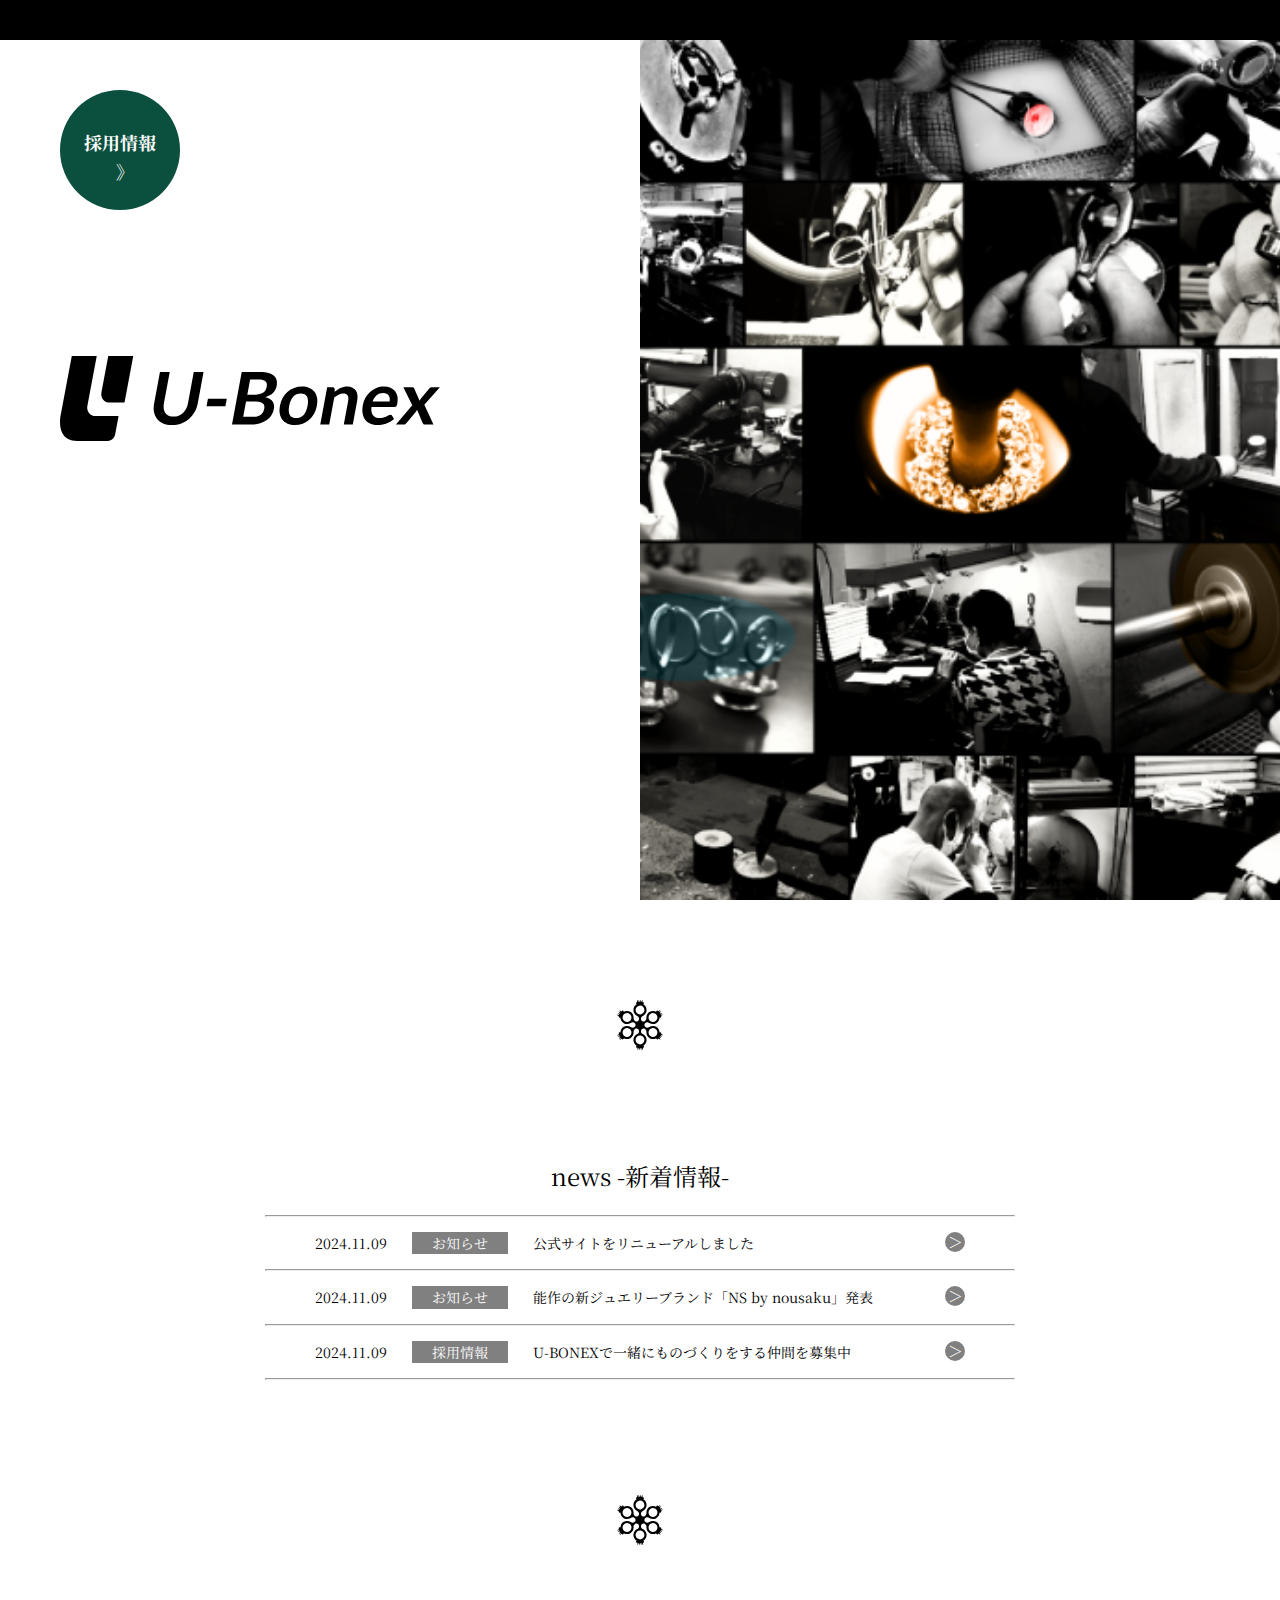
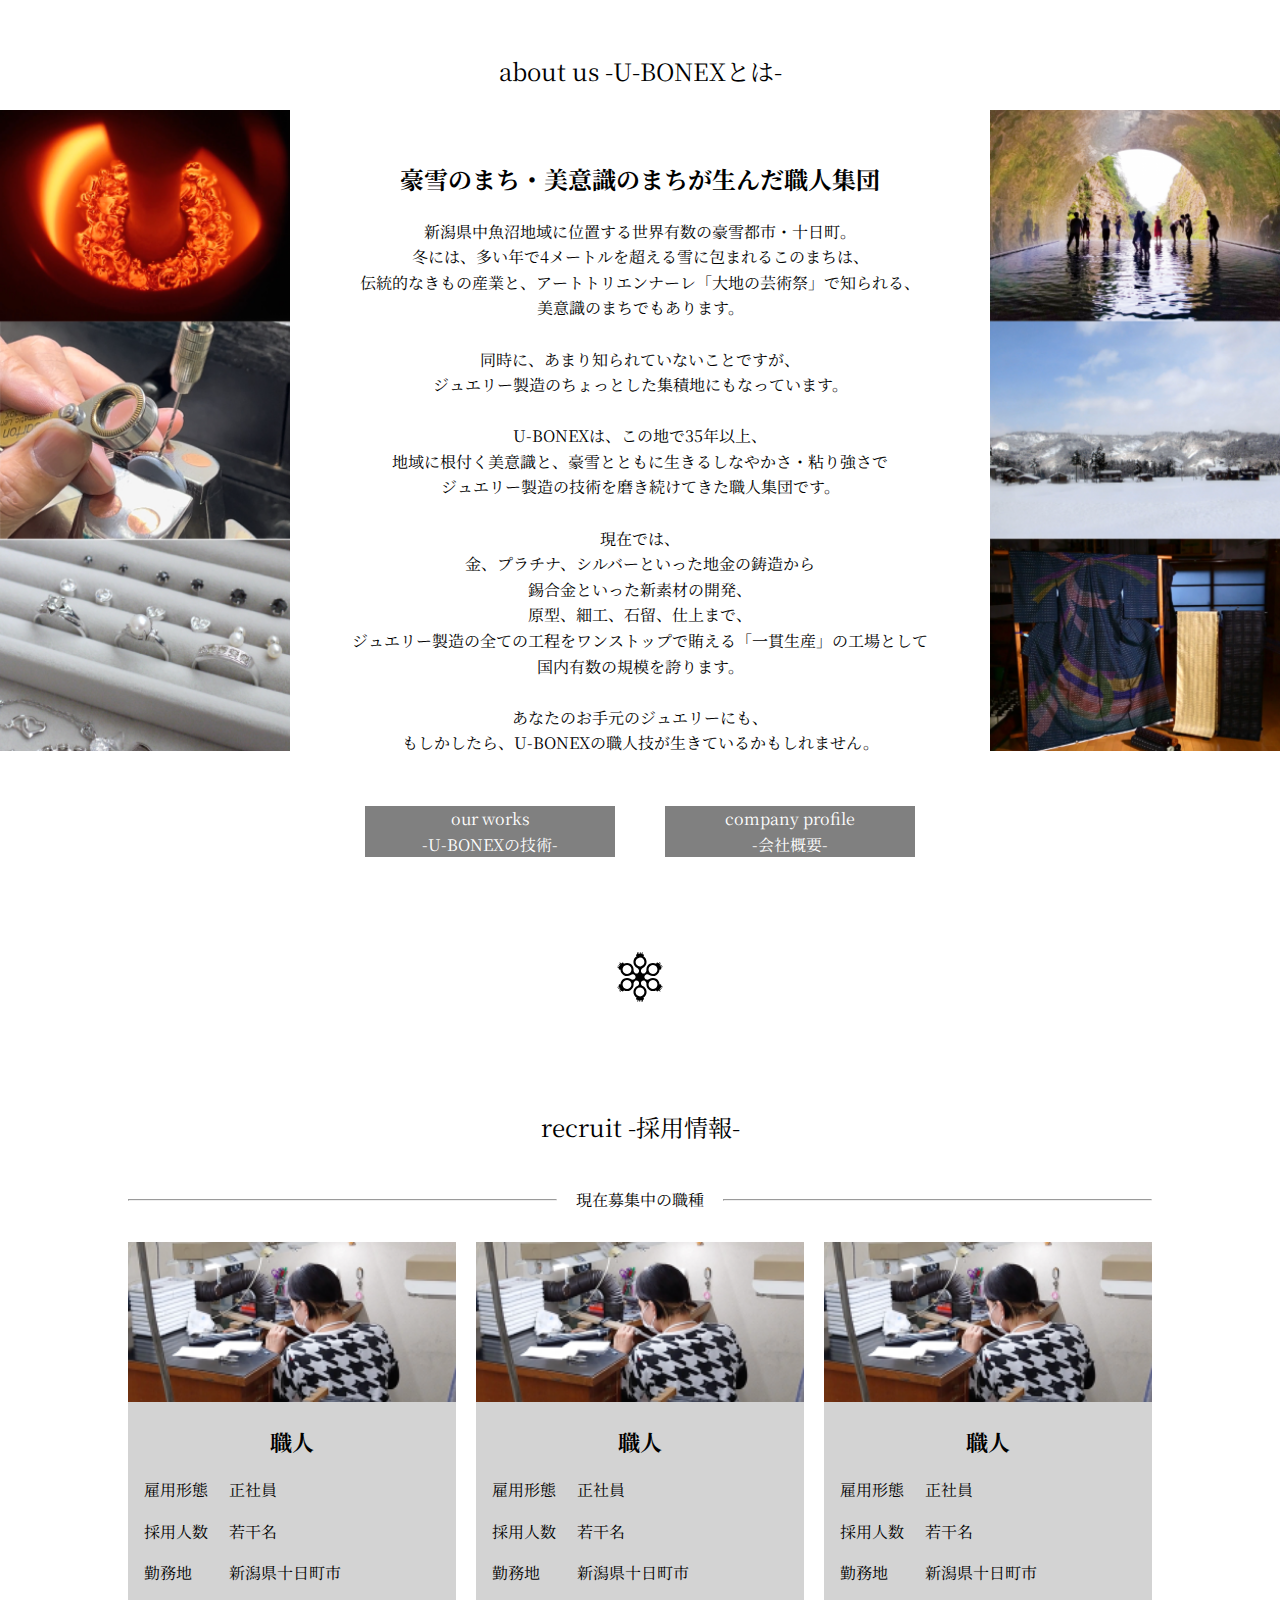
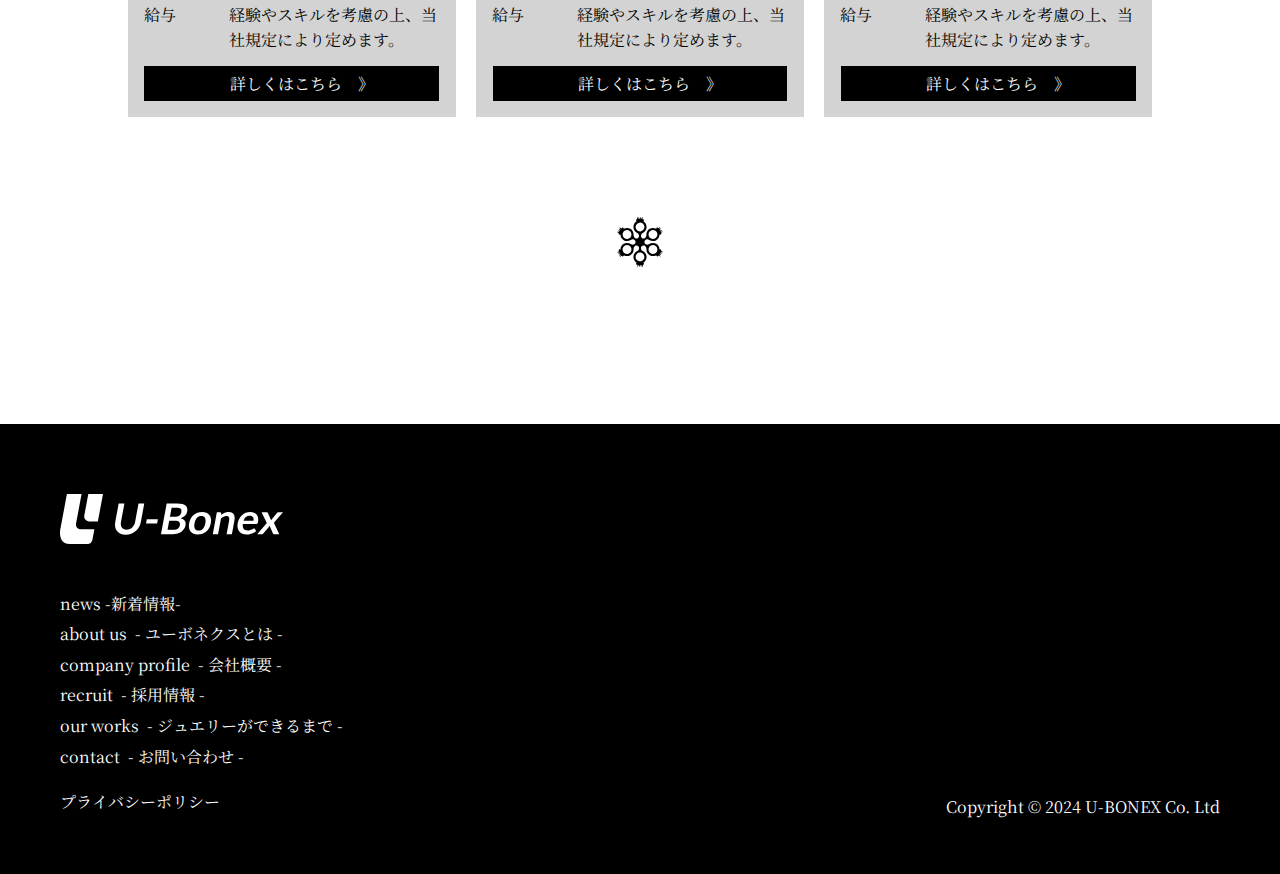
<file: index.html>
<!DOCTYPE html>
<html lang="ja">
<head>
  <meta charset="UTF-8">
  <meta name="viewport" content="width=device-width, initial-scale=1.0">
  <title>株式会社ユーボネクス</title>
  <link rel="stylesheet" href="style.css">
  <link rel="preconnect" href="https://fonts.googleapis.com">
  <link rel="preconnect" href="https://fonts.gstatic.com" crossorigin>
  <link href="https://fonts.googleapis.com/css2?family=Hina+Mincho&family=New+Tegomin&family=Noto+Serif+JP:wght@200..900&family=RocknRoll+One&family=Zen+Antique&display=swap" rel="stylesheet">
  <link href="https://fonts.googleapis.com/css2?family=Hina+Mincho&family=New+Tegomin&family=Noto+Sans+JP:wght@100..900&family=Noto+Serif+JP:wght@200..900&family=RocknRoll+One&family=Zen+Antique&display=swap" rel="stylesheet">
</head>
<body>

  <!-- ヘッダー -->
  <header class="header_top">
  </header>
  
  <!-- ファーストビュー -->
  <section class="first-view">
    <div class="left">
        <a href="#recruit-section">
            <div class="icon-circle">採用情報<br>&nbsp;&nbsp;》</div>
        </a>
        <!-- PC用 961px以上で表示されるロゴ -->
      <img class="logo" src="images/241102_oldlogo.svg" alt="株式会社ユーボネクス">
      <!-- タブレット・スマホ用 960px以下で表示されるロゴ -->
      <img class="logo_white" src="images/241102_oldlogo_white.svg" alt="株式会社ユーボネクス">
      <ul class="menu">
        <li><div class="companyname1">ジュエリー職人集団</div><div class="companyname2">株式会社ユーボネクス</div><div class="companyname3">新潟・十日町</div></li>
        <li><a href="#news">news&nbsp;&nbsp;-&nbsp;新着情報&nbsp;-</a></li>
        <li><a href="#us-section">about us&nbsp;&nbsp;-&nbsp;ユーボネクスとは&nbsp;-</a></li>
        <li><a href="about.html">company profile&nbsp;&nbsp;-&nbsp;会社概要&nbsp;-</a></li>
        <li><a href="#recruit-section">recruit&nbsp;&nbsp;-&nbsp;採用情報&nbsp;-</a></li>
        <li><a href="works.html">our works&nbsp;&nbsp;-&nbsp;ジュエリーができるまで&nbsp;-</a></li>
        <li><a href="">contact -&nbsp;お問い合わせ&nbsp;-</a></li>
      </ul>
    </div>
    <div class="right">
        <img class="firstviewimage" src="images/firstviewimage.png" alt="u-bonex's images">
    </div>
  </section>
  
  <!-- セクションの間にあるロゴシンボル -->
  <img class="section-symbol" src="images/241028_newlogo_symbol.svg" alt="u-bonex_logosymbol">
  
  <!-- Newsセクション -->
  <section id="news">
    <div class="section-title">news -新着情報-</div>
    <hr class="news-hr">
    <div class="news-item">
        <a href="">
            <div class="news-item-area">
                <span class="news-date">2024.11.09</span>
                <span class="news-type">お知らせ</span>
                <span class="news-title">公式サイトをリニューアルしました</span>
                <span class="news-arrow">＞</span>
            </div>
        </a>
    </div>
    <hr class="news-hr">
    <div class="news-item">
        <a href="">
            <div class="news-item-area">
                <span class="news-date">2024.11.09</span>
                <span class="news-type">お知らせ</span>
                <span class="news-title">能作の新ジュエリーブランド「NS by nousaku」発表</span>
                <span class="news-arrow">＞</span>
            </div>
        </a>
    </div>
    <hr class="news-hr">
    <div class="news-item">
        <a href="">
            <div class="news-item-area">
                <span class="news-date">2024.11.09</span>
                <span class="news-type">採用情報</span>
                <span class="news-title">U-BONEXで一緒にものづくりをする仲間を募集中</span>
                <span class="news-arrow">＞</span>
            </div>
        </a>
    </div>
    <hr class="news-hr">
  </section>

  <!-- セクションの間にあるロゴシンボル -->
  <img class="section-symbol" src="images/241028_newlogo_symbol.svg" alt="u-bonex_logosymbol">
  
  <!-- Usセクション -->
  <section id="us-section" class="us-section">
    <div class="section-title">about us -U-BONEXとは-</div>
    <img class="side-image1" style="left: 0;" src="images/us_left.png" alt="u-bonex_us_leftimage">
    <div class="us-content">
      <h2>豪雪のまち・美意識のまちが生んだ職人集団</h2>
      <p>新潟県中魚沼地域に位置する世界有数の豪雪都市・十日町。<br>
      冬には、多い年で4メートルを超える雪に包まれるこのまちは、<br>
      伝統的なきもの産業と、アートトリエンナーレ「大地の芸術祭」で知られる、<br>
      美意識のまちでもあります。<br><br>
      同時に、あまり知られていないことですが、<br>
      ジュエリー製造のちょっとした集積地にもなっています。<br><br>
      U-BONEXは、この地で35年以上、<br>
      地域に根付く美意識と、豪雪とともに生きるしなやかさ・粘り強さで<br>
      ジュエリー製造の技術を磨き続けてきた職人集団です。<br><br>
      現在では、<br>
      金、プラチナ、シルバーといった地金の鋳造から<br>
      錫合金といった新素材の開発、<br>
      原型、細工、石留、仕上まで、<br>
      ジュエリー製造の全ての工程をワンストップで賄える「一貫生産」の工場として<br>
      国内有数の規模を誇ります。<br><br>
      あなたのお手元のジュエリーにも、<br>
      もしかしたら、U-BONEXの職人技が生きているかもしれません。</p>
    </div>
    <img class="side-image2" style="right: 0;" src="images/us_right.png" alt="u-bonex_us_rightimage">
    <div class="us-sublinks">
        <a href="works.html">
            <div class="us-ourworks">
                our works<br>
                -U-BONEXの技術-
            </div>
        </a>
        <a href="about.html">
            <div class="us-companyprofile">
                company profile<br>
                -会社概要-
            </div>
        </a>
    </div>
  </section>

  <!-- セクションの間にあるロゴシンボル -->
  <img class="section-symbol" src="images/241028_newlogo_symbol.svg" alt="u-bonex_logosymbol">
  
  <!-- Recruitセクション -->
  <section id="recruit-section" class="recruit-section">
    <div class="section-title">recruit -採用情報-</div>
    <div class="recruit-subtitle">
        <hr class="recruit-hr">
        <div>現在募集中の職種</div>
        <hr class="recruit-hr">
    </div>
    <div class="recruit-itemarea">
        <div class="recruit-item">
        <div class="recruit-links">
            <img class="recruit-links-thumbnail" src="images/recruit_image.png" alt="u-bonex_recruitimage" >
            <div class="recruit-links-occupation">職人</div>
            <table class="recruit-links-info-table">
                <tr>
                  <td class="col1">雇用形態</td>
                  <td class="col2">正社員</td>
                </tr>
                <tr>
                  <td class="col1">採用人数</td>
                  <td class="col2">若干名</td>
                </tr>
                <tr>
                  <td class="col1">勤務地</td>
                  <td class="col2">新潟県十日町市</td>
                </tr>
                <tr>
                  <td class="col1">給与</td>
                  <td class="col2">経験やスキルを考慮の上、当社規定により定めます。</td>
                </tr>
            </table>
            <div class="recruit-links-more">
              <a href="" class="recruit-links-more-links">
                詳しくはこちら
                <span>&nbsp;&nbsp;&nbsp;》</span>
                </a>
            </div>
        </div>
        </div>
        <div class="recruit-item">
            <div class="recruit-links">
            <img class="recruit-links-thumbnail" src="images/recruit_image.png" alt="u-bonex_recruitimage" >
            <div class="recruit-links-occupation">職人</div>
            <table class="recruit-links-info-table">
                <tr>
                  <td class="col1">雇用形態</td>
                  <td class="col2">正社員</td>
                </tr>
                <tr>
                  <td class="col1">採用人数</td>
                  <td class="col2">若干名</td>
                </tr>
                <tr>
                  <td class="col1">勤務地</td>
                  <td class="col2">新潟県十日町市</td>
                </tr>
                <tr>
                  <td class="col1">給与</td>
                  <td class="col2">経験やスキルを考慮の上、当社規定により定めます。</td>
                </tr>
            </table>
            <div class="recruit-links-more">
                <a href="" class="recruit-links-more-links">
                        詳しくはこちら
                        <span>&nbsp;&nbsp;&nbsp;》</span>
                </a>
            </div>
            </div>
        </div>
        <div class="recruit-item">
            <div class="recruit-links">
            <img class="recruit-links-thumbnail" src="images/recruit_image.png" alt="u-bonex_recruitimage" >
            <div class="recruit-links-occupation">職人</div>
            <table class="recruit-links-info-table">
                <tr>
                  <td class="col1">雇用形態</td>
                  <td class="col2">正社員</td>
                </tr>
                <tr>
                  <td class="col1">採用人数</td>
                  <td class="col2">若干名</td>
                </tr>
                <tr>
                  <td class="col1">勤務地</td>
                  <td class="col2">新潟県十日町市</td>
                </tr>
                <tr>
                  <td class="col1">給与</td>
                  <td class="col2">経験やスキルを考慮の上、当社規定により定めます。</td>
                </tr>
            </table>
            <div class="recruit-links-more">
                <a href="" class="recruit-links-more-links">
                        詳しくはこちら
                        <span>&nbsp;&nbsp;&nbsp;》</span>
                </a>
            </div>
        </div>
        </div>
    </div>
  </section>

  <!-- セクションの間にあるロゴシンボル -->
  <img class="section-symbol" src="images/241028_newlogo_symbol.svg" alt="u-bonex_logosymbol">

  <!-- Footer -->
  <footer class="footer">
    <a href="index.html">
        <img class="footer-logo" src="images/241102_oldlogo_white.svg" alt="株式会社ユーボネクス">
    </a>
    <div class="footer_lr">
      <ul class="footer_menu">
        <li><a href="#news">news -新着情報-</a></li>
        <li><a href="#us-section">about us&nbsp;&nbsp;-&nbsp;ユーボネクスとは&nbsp;-</a></li>
        <li><a href="about.html">company profile&nbsp;&nbsp;-&nbsp;会社概要&nbsp;-</a></li>
        <li><a href="#recruit-section">recruit&nbsp;&nbsp;-&nbsp;採用情報&nbsp;-</a></li>
        <li><a href="works.html">our works&nbsp;&nbsp;-&nbsp;ジュエリーができるまで&nbsp;-</a></li>
        <li><a href="">contact&nbsp;&nbsp;-&nbsp;お問い合わせ&nbsp;-</a></li>
        <li class="privacypolicy_link"><a href="policy.html">プライバシーポリシー</a></li>
      </ul>
      <div class="copyright">Copyright © 2024 U-BONEX Co. Ltd</div>
    </div>
  </footer>

</body>
</html>
</file>
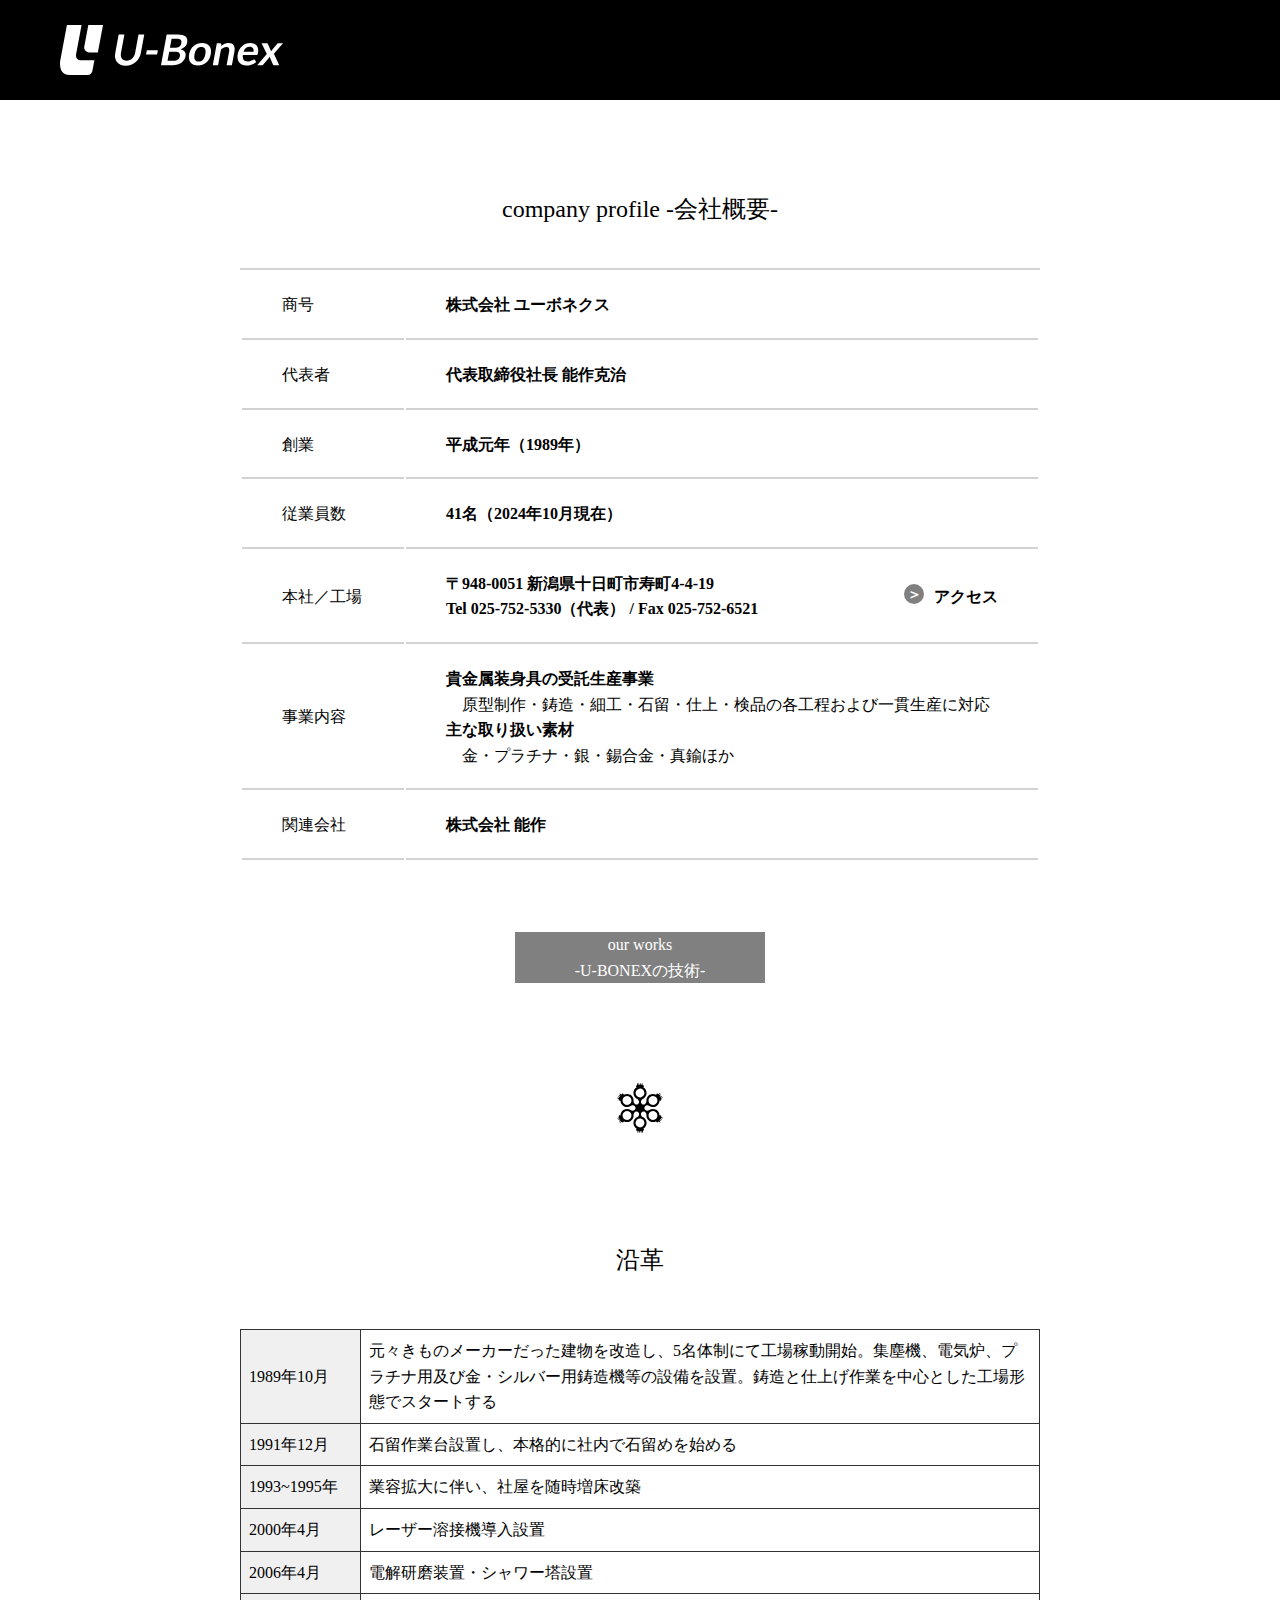
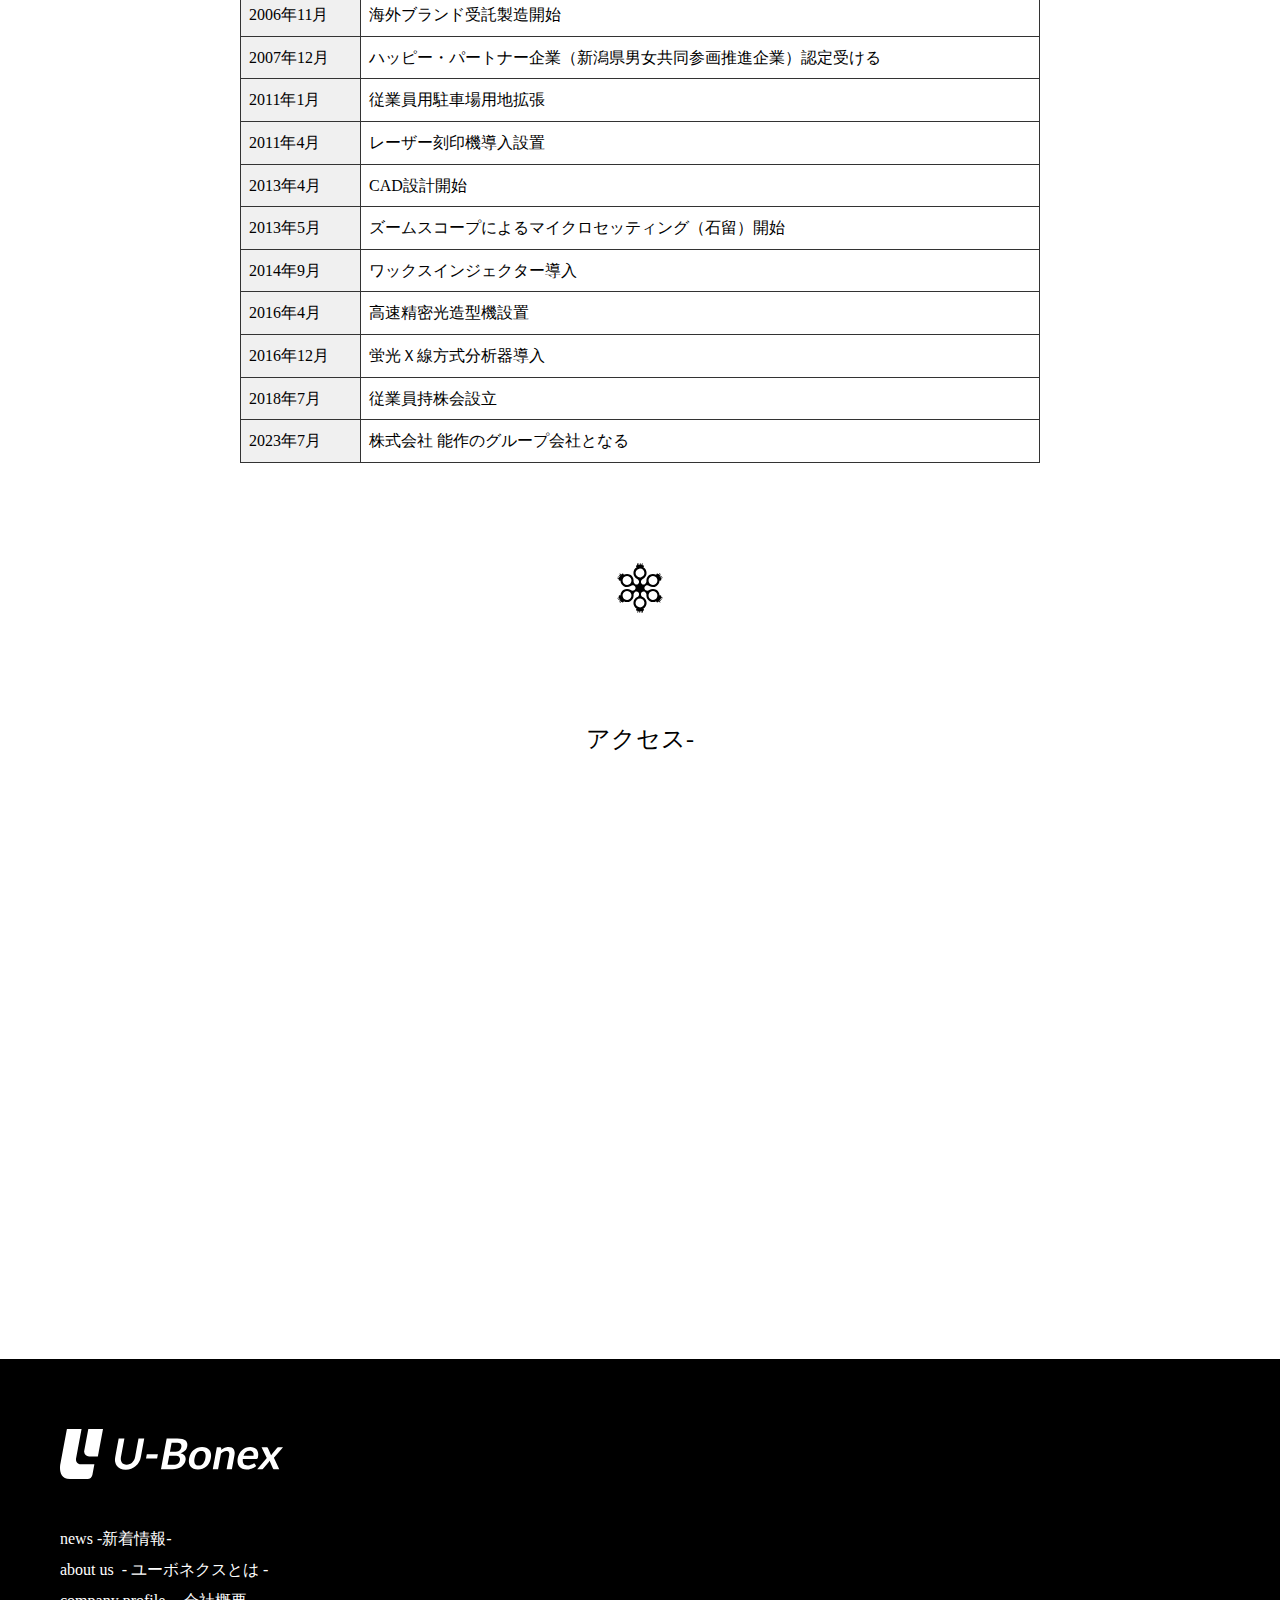
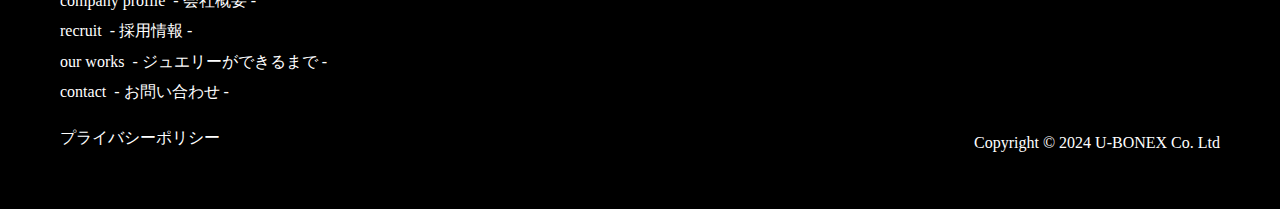
<file: about.html>
<!DOCTYPE html>
<html lang="ja">
<head>
  <meta charset="UTF-8">
  <meta name="viewport" content="width=device-width, initial-scale=1.0">
  <title>会社概要 - 株式会社ユーボネクス</title>
  <link rel="stylesheet" href="style.css">
</head>
<body>

  <!-- ヘッダー -->
  <header class="header">
    <a href="index.html">
      <img class="u-bonex_headerlogo" src="images/241102_oldlogo_white.svg" alt="株式会社ユーボネクス">
    </a>
  </header>

  <!-- 会社概要 -->
  <section>
    <div class="section-title">company profile -会社概要-</div>
    <div class="companyprofile">
        <table class="companyprofile_table">
              <tr>
                <td class="col1">商号</td>
                <td class="col2">株式会社 ユーボネクス</td>
              </tr>
              <tr>
                <td class="col1">代表者</td>
                <td class="col2">代表取締役社長 能作克治</td>
              </tr>
              <tr>
                <td class="col1">創業</td>
                <td class="col2">平成元年（1989年）</td>
              </tr>
              <tr>
                <td class="col1">従業員数</td>
                <td class="col2">41名（2024年10月現在）</td>
              </tr>
              <tr>
                <td class="col1">本社／工場</td>
                <td class="col2_access">〒948-0051 新潟県十日町市寿町4-4-19<br>
                    Tel 025-752-5330（代表） / Fax 025-752-6521
                        <a class="col2_access_link" href="#access-section">
                        <div class="col2_access_arrow">＞</div>
                          アクセス
                        </a>
                </td>
              </tr>
              <tr>
                <td class="col1">事業内容</td>
                <td class="col2">
                  貴金属装身具の受託生産事業<br>
                  <div class="col2_subtext">
                    &emsp;原型制作・鋳造・細工・石留・仕上・検品の各工程および一貫生産に対応<br>
                  </div>
                  主な取り扱い素材<br>
                  <div class="col2_subtext">
                    &emsp;金・プラチナ・銀・錫合金・真鍮ほか
                  </div>
                </td>
              </tr>
              <tr>
                <td class="col1">関連会社</td>
                <td class="col2">株式会社 能作</td>
              </tr>
          </table>
          <div class="recruit-ourworks">
            <a href="works.html">
              <div class="recruit-ourworks-links">
                our works<br>
                -U-BONEXの技術-
              </div>
            </a>
          </div>
    </div>
  </section>
  
  <!-- セクションの間にあるロゴシンボル -->
  <img class="section-symbol" src="images/241028_newlogo_symbol.svg" alt="u-bonex_logosymbol">
  
  <!-- 沿革 -->
  <section class="section-enkaku">
    <div class="section-title">沿革</div>
    <table class="enkaku_table">
        <tbody>
      <tr>
        <td class="col3">1989年10月</td>
        <td>元々きものメーカーだった建物を改造し、5名体制にて工場稼動開始。集塵機、電気炉、プラチナ用及び金・シルバー用鋳造機等の設備を設置。鋳造と仕上げ作業を中心とした工場形態でスタートする</td>
      </tr>
      <tr>
        <td class="col3">1991年12月</td>
        <td>石留作業台設置し、本格的に社内で石留めを始める</td>
      </tr>
      <tr>
        <td class="col3">1993~1995年</td>
        <td>業容拡大に伴い、社屋を随時増床改築</td>
      </tr>
      <tr>
        <td class="col3">2000年4月</td>
        <td>レーザー溶接機導入設置</td>
      </tr>
      <tr>
        <td class="col3">2006年4月</td>
        <td>電解研磨装置・シャワー塔設置</td>
      </tr>
      <tr>
        <td class="col3">2006年11月</td>
        <td>海外ブランド受託製造開始</td>
      </tr>
      <tr>
        <td class="col3">2007年12月</td>
        <td>ハッピー・パートナー企業（新潟県男女共同参画推進企業）認定受ける</td>
      </tr>
      <tr>
        <td class="col3">2011年1月</td>
        <td>従業員用駐車場用地拡張</td>
      </tr>
      <tr>
        <td class="col3">2011年4月</td>
        <td>レーザー刻印機導入設置</td>
      </tr>
      <tr>
        <td class="col3">2013年4月</td>
        <td>CAD設計開始</td>
      </tr>
      <tr>
        <td class="col3">2013年5月</td>
        <td>ズームスコープによるマイクロセッティング（石留）開始</td>
      </tr>
      <tr>
        <td class="col3">2014年9月</td>
        <td>ワックスインジェクター導入</td>
      </tr>
      <tr>
        <td class="col3">2016年4月</td>
        <td>高速精密光造型機設置</td>
      </tr>
      <tr>
        <td class="col3">2016年12月</td>
        <td>蛍光Ｘ線方式分析器導入</td>
      </tr>
      <tr>
        <td class="col3">2018年7月</td>
        <td>従業員持株会設立</td>
      </tr>
      <tr>
        <td class="col3">2023年7月</td>
        <td>株式会社 能作のグループ会社となる</td>
      </tr>
        </tbody>
    </table>
  </section>

  <!-- セクションの間にあるロゴシンボル -->
  <img class="section-symbol" src="images/241028_newlogo_symbol.svg" alt="u-bonex_logosymbol">
  
  <!-- アクセスセクション -->
  <section id="access-section" class="access-section">
    <div class="section-title">アクセス-</div>
    <div class="map">
      <iframe src="https://www.google.com/maps/embed?pb=!1m18!1m12!1m3!1d6361.978130096048!2d138.74881444910727!3d37.12917517752482!2m3!1f0!2f0!3f0!3m2!1i1024!2i768!4f13.1!3m3!1m2!1s0x5ff5ee906fc0efe7%3A0x86030e1f264bfc75!2z77yI5qCq77yJ44Om44O844Oc44ON44Kv44K5!5e0!3m2!1sja!2sjp!4v1730207169312!5m2!1sja!2sjp" width="100%" height="400" style="border:0;" allowfullscreen="" loading="lazy" referrerpolicy="no-referrer-when-downgrade"></iframe>
    </div>
  </section>

  <!-- Footer -->
  <!-- Footer -->
  <footer class="footer">
    <a href="index.html">
        <img class="footer-logo" src="images/241102_oldlogo_white.svg" alt="株式会社ユーボネクス">
    </a>
    <div class="footer_lr">
      <ul class="footer_menu">
        <li><a href="#news">news -新着情報-</a></li>
        <li><a href="#us-section">about us&nbsp;&nbsp;-&nbsp;ユーボネクスとは&nbsp;-</a></li>
        <li><a href="about.html">company profile&nbsp;&nbsp;-&nbsp;会社概要&nbsp;-</a></li>
        <li><a href="#recruit-section">recruit&nbsp;&nbsp;-&nbsp;採用情報&nbsp;-</a></li>
        <li><a href="works.html">our works&nbsp;&nbsp;-&nbsp;ジュエリーができるまで&nbsp;-</a></li>
        <li><a href="">contact&nbsp;&nbsp;-&nbsp;お問い合わせ&nbsp;-</a></li>
        <li class="privacypolicy_link"><a href="policy.html">プライバシーポリシー</a></li>
      </ul>
      <div class="copyright">Copyright © 2024 U-BONEX Co. Ltd</div>
    </div>
  </footer>

</body>
</html>
</file>
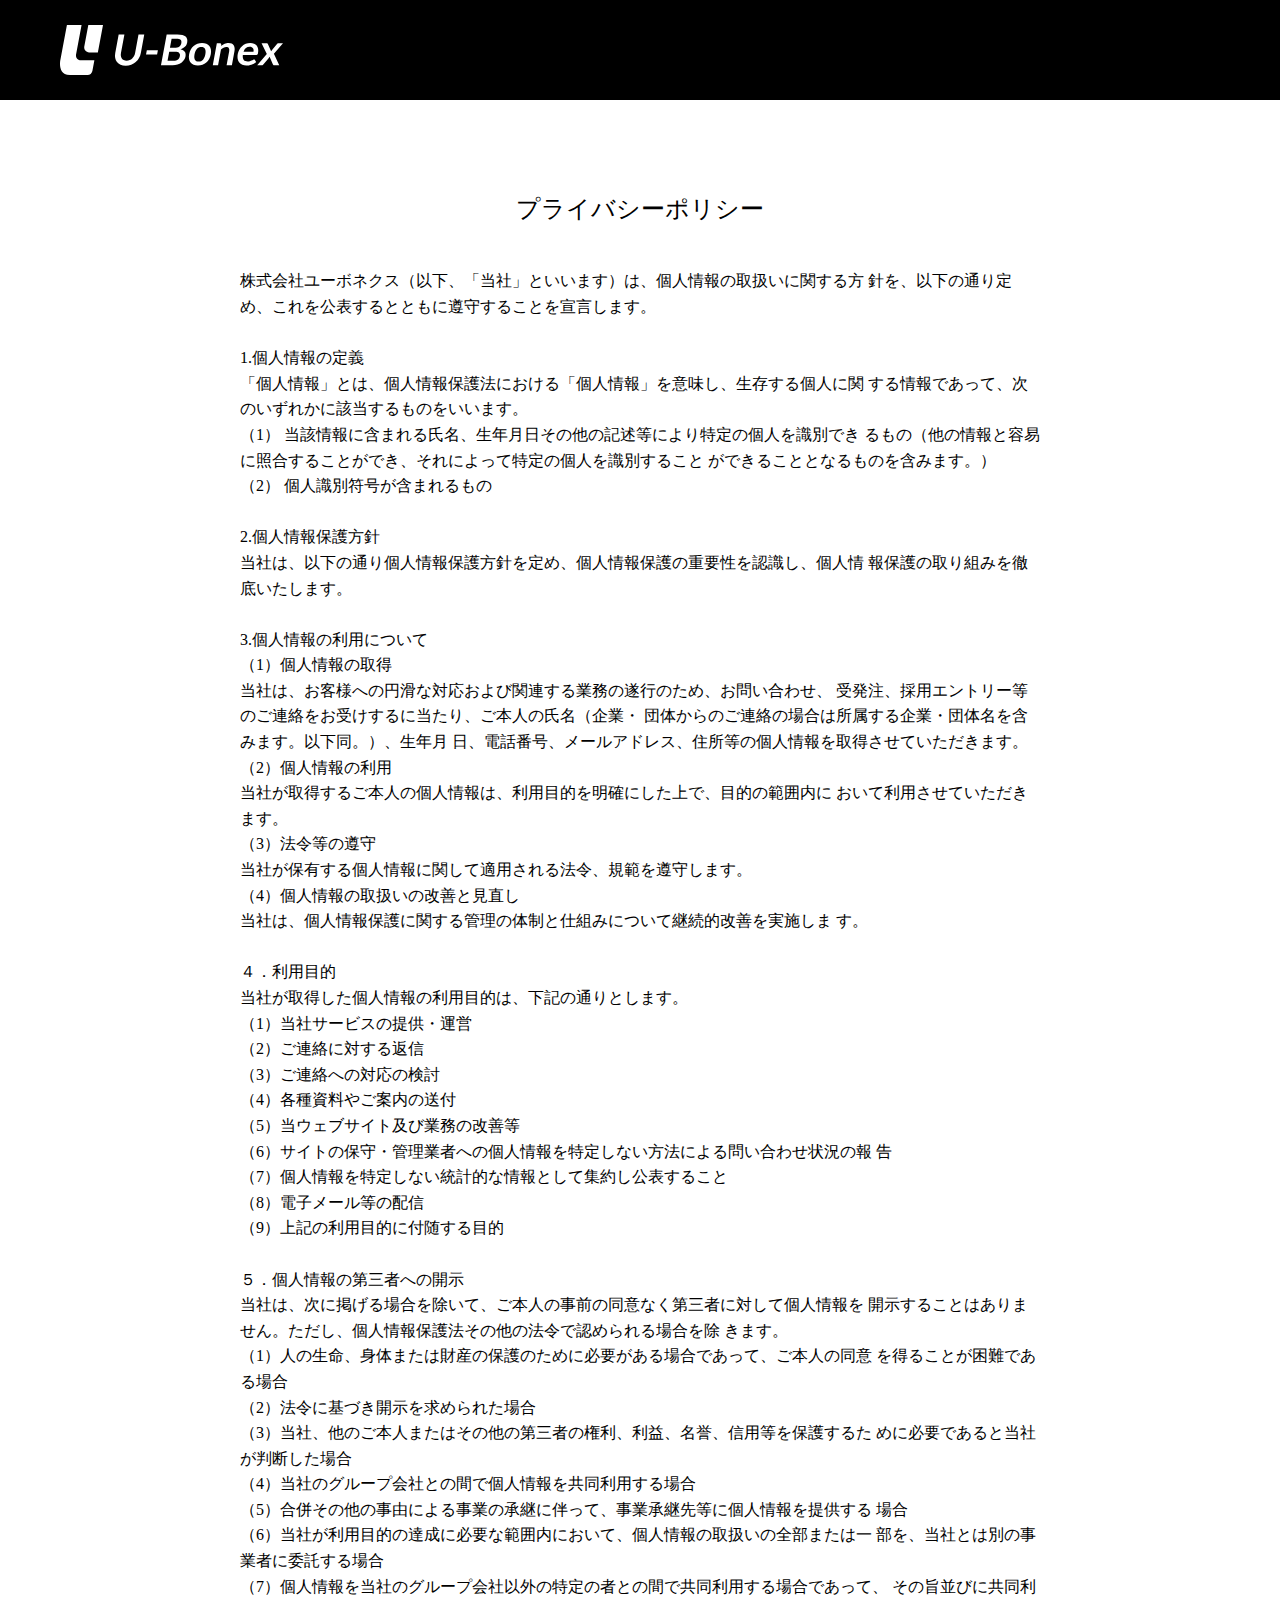
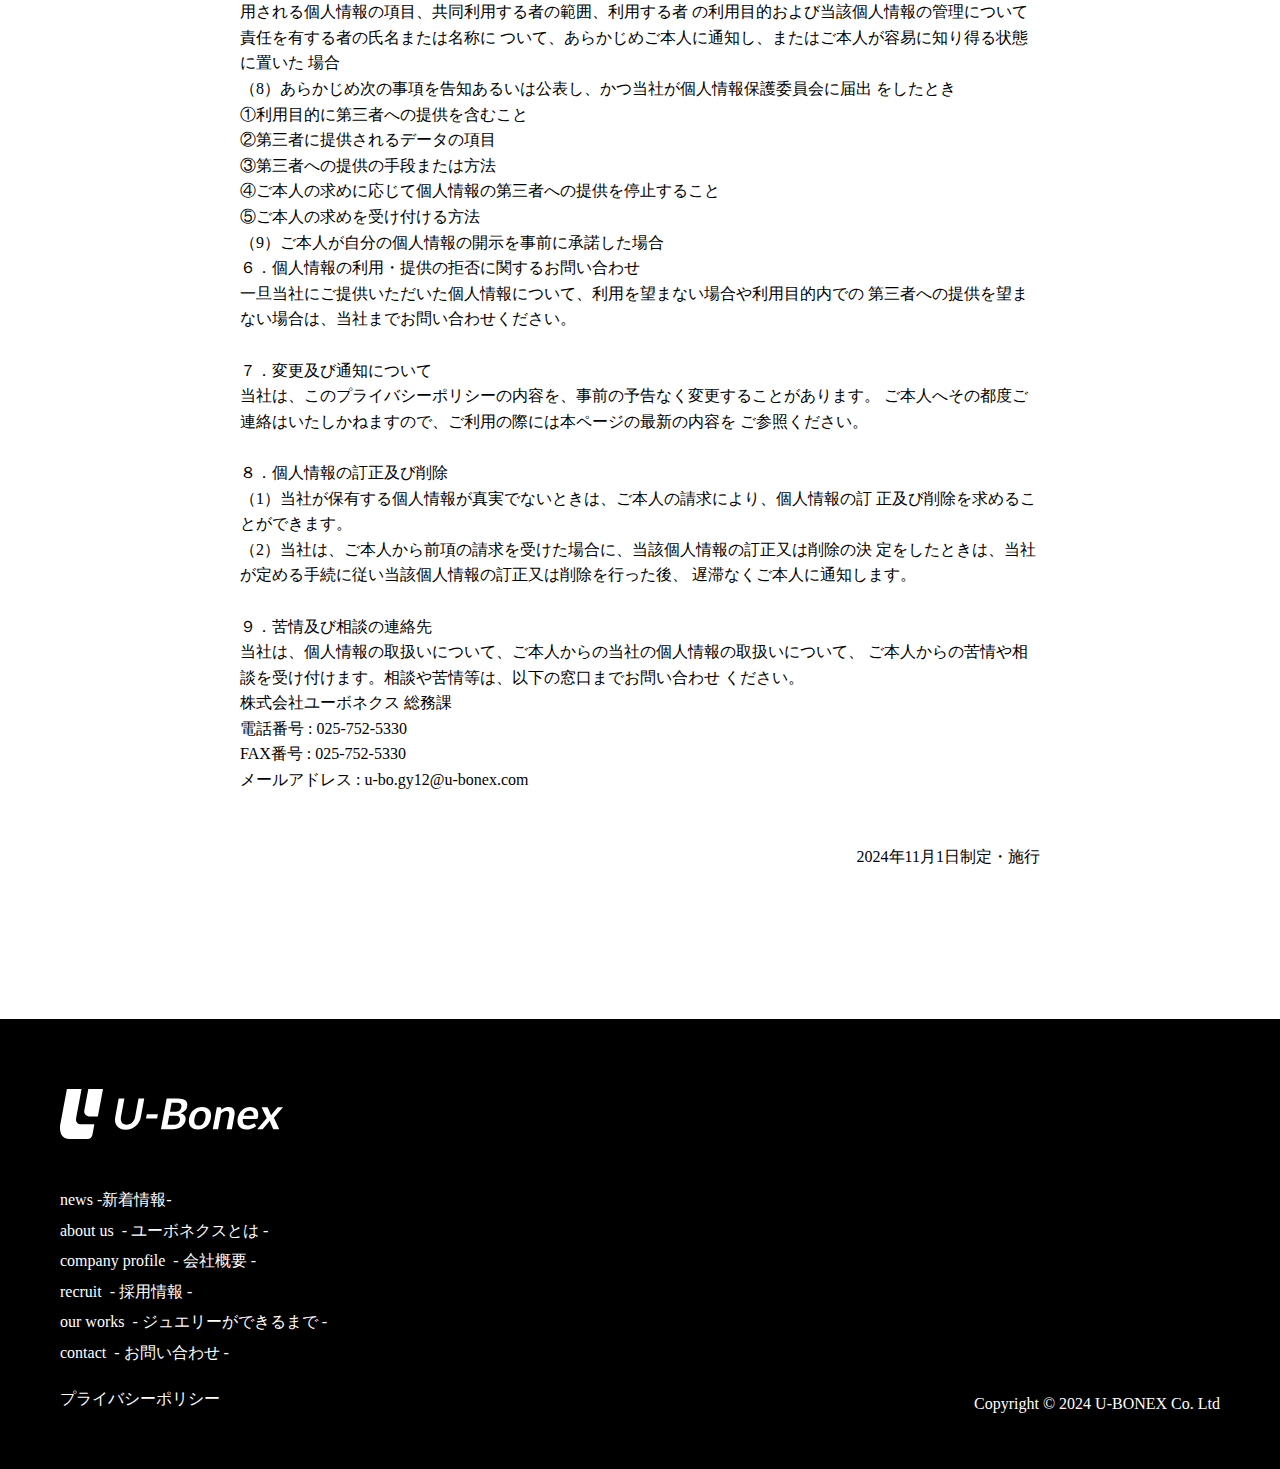
<file: policy.html>
<!DOCTYPE html>
<html lang="ja">
<head>
  <meta charset="UTF-8">
  <meta name="viewport" content="width=device-width, initial-scale=1.0">
  <title>プライボシーポリシー - 株式会社ユーボネクス</title>
  <link rel="stylesheet" href="style.css">
</head>
<body>

  <!-- ヘッダー -->
  <header class="header">
    <a href="index.html">
      <img class="u-bonex_headerlogo" src="images/241102_oldlogo_white.svg" alt="株式会社ユーボネクス">
    </a>
  </header>

  <!-- プライバシーポリシー -->
  <section>
    <div class="section-title">プライバシーポリシー</div>
    <div class="privacypolicy">
      株式会社ユーボネクス（以下、「当社」といいます）は、個人情報の取扱いに関する方
針を、以下の通り定め、これを公表するとともに遵守することを宣言します。<br><br>
1.個人情報の定義<br>
  「個人情報」とは、個人情報保護法における「個人情報」を意味し、生存する個人に関
する情報であって、次のいずれかに該当するものをいいます。<br>
（1） 当該情報に含まれる氏名、生年月日その他の記述等により特定の個人を識別でき
るもの（他の情報と容易に照合することができ、それによって特定の個人を識別すること
ができることとなるものを含みます。）<br>
（2） 個人識別符号が含まれるもの<br><br>
2.個人情報保護方針<br>
  当社は、以下の通り個人情報保護方針を定め、個人情報保護の重要性を認識し、個人情
報保護の取り組みを徹底いたします。<br><br>
3.個人情報の利用について<br>
（1）個人情報の取得<br>
当社は、お客様への円滑な対応および関連する業務の遂行のため、お問い合わせ、
受発注、採用エントリー等のご連絡をお受けするに当たり、ご本人の氏名（企業・
団体からのご連絡の場合は所属する企業・団体名を含みます。以下同。）、生年月
日、電話番号、メールアドレス、住所等の個人情報を取得させていただきます。<br>
（2）個人情報の利用<br>
当社が取得するご本人の個人情報は、利用目的を明確にした上で、目的の範囲内に
おいて利用させていただきます。<br>
（3）法令等の遵守<br>
当社が保有する個人情報に関して適用される法令、規範を遵守します。<br>
（4）個人情報の取扱いの改善と見直し<br>
当社は、個人情報保護に関する管理の体制と仕組みについて継続的改善を実施しま
す。<br><br>
４．利用目的<br>
当社が取得した個人情報の利用目的は、下記の通りとします。<br>
（1）当社サービスの提供・運営<br>
（2）ご連絡に対する返信<br>
（3）ご連絡への対応の検討<br>
（4）各種資料やご案内の送付<br>
（5）当ウェブサイト及び業務の改善等<br>
（6）サイトの保守・管理業者への個人情報を特定しない方法による問い合わせ状況の報
告<br>
（7）個人情報を特定しない統計的な情報として集約し公表すること<br>
（8）電子メール等の配信<br>
（9）上記の利用目的に付随する目的<br><br>
５．個人情報の第三者への開示<br>
当社は、次に掲げる場合を除いて、ご本人の事前の同意なく第三者に対して個人情報を
開示することはありません。ただし、個人情報保護法その他の法令で認められる場合を除
きます。<br>
（1）人の生命、身体または財産の保護のために必要がある場合であって、ご本人の同意
を得ることが困難である場合<br>
（2）法令に基づき開示を求められた場合<br>
（3）当社、他のご本人またはその他の第三者の権利、利益、名誉、信用等を保護するた
めに必要であると当社が判断した場合<br>
（4）当社のグループ会社との間で個人情報を共同利用する場合<br>
（5）合併その他の事由による事業の承継に伴って、事業承継先等に個人情報を提供する
場合<br>
（6）当社が利用目的の達成に必要な範囲内において、個人情報の取扱いの全部または一
部を、当社とは別の事業者に委託する場合<br>
（7）個人情報を当社のグループ会社以外の特定の者との間で共同利用する場合であって、
その旨並びに共同利用される個人情報の項目、共同利用する者の範囲、利用する者
の利用目的および当該個人情報の管理について責任を有する者の氏名または名称に
ついて、あらかじめご本人に通知し、またはご本人が容易に知り得る状態に置いた
場合<br>
（8）あらかじめ次の事項を告知あるいは公表し、かつ当社が個人情報保護委員会に届出
をしたとき<br>
①利用目的に第三者への提供を含むこと<br>
②第三者に提供されるデータの項目<br>
③第三者への提供の手段または方法<br>
④ご本人の求めに応じて個人情報の第三者への提供を停止すること<br>
⑤ご本人の求めを受け付ける方法<br>
（9）ご本人が自分の個人情報の開示を事前に承諾した場合<br>
６．個人情報の利用・提供の拒否に関するお問い合わせ<br>
一旦当社にご提供いただいた個人情報について、利用を望まない場合や利用目的内での
第三者への提供を望まない場合は、当社までお問い合わせください。<br><br>
７．変更及び通知について<br>
当社は、このプライバシーポリシーの内容を、事前の予告なく変更することがあります。
ご本人へその都度ご連絡はいたしかねますので、ご利用の際には本ページの最新の内容を
ご参照ください。<br><br>
８．個人情報の訂正及び削除<br>
（1）当社が保有する個人情報が真実でないときは、ご本人の請求により、個人情報の訂
正及び削除を求めることができます。<br>
（2）当社は、ご本人から前項の請求を受けた場合に、当該個人情報の訂正又は削除の決
定をしたときは、当社が定める手続に従い当該個人情報の訂正又は削除を行った後、
遅滞なくご本人に通知します。<br><br>
９．苦情及び相談の連絡先<br>
  当社は、個人情報の取扱いについて、ご本人からの当社の個人情報の取扱いについて、
ご本人からの苦情や相談を受け付けます。相談や苦情等は、以下の窓口までお問い合わせ
ください。<br>
  株式会社ユーボネクス  総務課<br>
  電話番号 : 025-752-5330<br>
  FAX番号 : 025-752-5330<br>
  メールアドレス : u-bo.gy12@u-bonex.com<br><br><br>
<div class="privacypolicy_end">2024年11月1日制定・施行</div>
    </div>
  </section>

  <!-- Footer -->
  <!-- Footer -->
  <footer class="footer">
    <a href="index.html">
        <img class="footer-logo" src="images/241102_oldlogo_white.svg" alt="株式会社ユーボネクス">
    </a>
    <div class="footer_lr">
      <ul class="footer_menu">
        <li><a href="#news">news -新着情報-</a></li>
        <li><a href="#us-section">about us&nbsp;&nbsp;-&nbsp;ユーボネクスとは&nbsp;-</a></li>
        <li><a href="about.html">company profile&nbsp;&nbsp;-&nbsp;会社概要&nbsp;-</a></li>
        <li><a href="#recruit-section">recruit&nbsp;&nbsp;-&nbsp;採用情報&nbsp;-</a></li>
        <li><a href="works.html">our works&nbsp;&nbsp;-&nbsp;ジュエリーができるまで&nbsp;-</a></li>
        <li><a href="">contact&nbsp;&nbsp;-&nbsp;お問い合わせ&nbsp;-</a></li>
        <li class="privacypolicy_link"><a href="policy.html">プライバシーポリシー</a></li>
      </ul>
      <div class="copyright">Copyright © 2024 U-BONEX Co. Ltd</div>
    </div>
  </footer>

</body>
</html>
</file>
<file: style.css>
* {
    box-sizing: border-box;
    margin: 0;
    padding: 0;
    scroll-behavior: smooth;
  }
  body {
    font-family: "Noto Serif JP", serif;
    color: black;
    background-color: white;
    line-height: 1.6;
  }
  @keyframes fadeInFromLeft {
    0% {
        opacity: 0;
        transform: translateX(-100px); /* 左から50pxずれた位置から開始 */
    }
    100% {
        opacity: 1;
        transform: translateX(0); /* 最終位置は通常の位置 */
    }
}

  
  a {
    color: inherit;
    text-decoration: none;
  }
  a:hover{
    opacity: 0.5; 
  }

  /* ヘッダー */

  .header_top {
    background-color: black;
    height: 40px;
  }

  /* ファーストビュー */

  .first-view {
    display: flex;
    height: calc(100vh - 40px);
    width: 100%;
  }
  .left {
    flex: 1;
    padding: 40px 60px 40px 60px;
    display: flex;
    flex-direction: column;
    justify-content: space-between;
  }
  .icon-circle {
    position: fixed;
    display: flex; /* フレックスボックスを使用 */
    justify-content: center; /* 横方向の中央揃え */
    align-items: center; /* 縦方向の中央揃え */
    background-color: rgb(11, 79, 62);
    color: white;
    border-radius: 50%; /* 正円にする */
    padding-top: 13px;
    text-align: center;
    font-size: 18px;
    font-weight: 700;
    width: 30vw;
    height: 30vh;
    max-width: 120px;
    max-height: 120px;
    margin-top: 10px;
    aspect-ratio: 1;
    z-index: 2;
}
  .logo {
    width: 380px;
    margin-top: 20vh;
  }
  .logo_white {
    display: none;
  }
  .menu {
    list-style: none;
    margin-top: 20px;
    opacity: 0; /* 初期状態で非表示 */
    animation: fadeInFromLeft 1s ease-out forwards; /* アニメーション適用 */
  }
  .menu li {
    margin-bottom: 5px;
    font-size: 16px;
    font-weight: bold;
  }
  .companyname1 {
    font-size: 14px;
    font-family: "Noto Sans JP", sans-serif;
    font-weight: 500;
  }
  .companyname2 {
    font-size: 24px;
    font-family: "Noto Sans JP", sans-serif;
  }
  .companyname3 {
    font-size: 14px;
    margin-bottom: 4vh;
    font-family: "Noto Sans JP", sans-serif;
    font-weight: 500;
  }
  .right {
    flex: 1 120px;
    overflow: hidden;
  }
  .firstviewimage {
    object-fit: cover;
    width: 100%;
    height: 100%;
  }

/* セクションボーダーシンボル */

  .section-symbol {
    width: 50px;
    height: 50px;
    margin: 100px auto 0px calc(50vw - 25px);
  }

/* ニュース */

  #news {
    padding-top: 100px;
  }
  .section-title {
    text-align: center;
    font-size: 24px;
    margin-bottom: 20px;
  }
  .news-hr {
    width: 750px;
    margin: 15px auto;
  }
  .news-item {
    margin-left: auto;
    margin-right: auto;
    width: 650px;
    font-size: 14px;
  }
  .news-item-area {
    display: flex;
    width: 650px;
    height: auto;
  }
  .news-date, .news-type, .news-title {
    margin-right: 25px;
  }
  .news-type {
    background-color: gray;
    color: white;
    padding: 0 20px;
  }
  .news-arrow {
    display: flex;
    background-color: gray;
    color: white;
    font-size: 15px;
    text-align: center;
    align-items: center;
    justify-content: center;
    width: 20px;
    height: 20px;
    border-radius: 50%;
    margin: 0 0 0 auto;
  }

/* アバウトアス */

  #us-section {
    padding-top: 100px;
}
  .us-section {
    height: 900px;
  }
  .us-content {
    width: 600px;
    margin: 50px auto 0 50px;
    text-align: center;
    float: left;
  }
  .us-content h2 {
    font-size: 24px;
    margin-bottom: 20px;
  }
  .side-image1 {
    width: calc(50% - 350px);
    height: calc(100% - 159px);
    top: 0;
    left: 0;
    float: left;
    object-fit: cover;
  }
  .side-image2 {
    width: calc(50% - 350px);
    height: calc(100% - 159px);
    top: 0;
    right: 0;
    margin-left: 50px;
    float: left;
    object-fit: cover;
  }
  .us-sublinks {
    width: 100%;
    padding-top: 50px;
    display: flex; /* 横並びにする */
    gap: 50px; /* 長方形の間の間隔を設定 */
    justify-content: center; /* コンテナ内で中央揃え */
  }
  .us-ourworks {
    background-color: gray;
    color: white;
    text-align: center;
    height: auto;
    width: 250px;
  }
  .us-companyprofile {
    background-color: gray;
    color: white;
    text-align: center;
    height: auto;
    width: 250px;
  }

/* リクルート */

  #recruit-section {
    padding-top: 100px;
  }
  .recruit-section {
    text-align: center;
    width: 80%;
    margin: 0 auto;
  }
  .recruit-subtitle {
    display: flex;
    gap: 10px;
    justify-content: center;
    margin: 40px 0 30px 0;
  }
  .recruit-hr {
    width: 100%;
    height: 1px;
    margin-top: 12px;
  }
  .recruit-subtitle div {
    width: 350px;
  }
  .recruit-itemarea {
    display: flex;
    gap: 2%;
    justify-content: center;
  }
  .recruit-item {
    background-color: gray;
    width: 32%;
    margin: 0px 0px;
    padding: 0px;
    display: flex;
    vertical-align: top;
  }
  .recruit-links {
    background-color: lightgray;
    width: 100%;
  }
  .recruit-links-thumbnail {
    width: 100%;
    height: 160px;
    margin-bottom: 15px;
    object-fit: cover;
  }
  .recruit-links-occupation {
    text-align: center;
    font-weight: bold;
    font-size: 22px;
    margin-bottom: 10px;
  }
  .recruit-links-info-table {
    width: 95%;
    margin: 0% 2.5% 5px 2.5%;
    border-collapse: collapse;
    border: none;
  }
  .recruit-links-info-table td {
    vertical-align: top;
    border: none;
  }
  .recruit-links-info-table .col1 {
    width: 85px;
  }
  .recruit-links-more {
    display: flex;
    width: 100%;
    margin: 0% auto;
    justify-content: center;
    align-items: center;
  }
  .recruit-links-more-links {
    background-color: black;
    color: white;
    width: 90%;
    height: 35px;
    padding-top: 5px;
    margin: 0% auto 5% auto;
    padding-left: 20px;
  }
  .recruit-ourworks {
    margin: 70px auto 0px auto;
    width: 250px;
    display: block; 
  }
  .recruit-ourworks-links {
    background-color: gray;
    color: white;
    text-align: center;

    height: auto;
  }
  .recruit-ourworks a {
    display: block;
  }

  /* フッター */

  .footer {
    background-color: black;
    width: 100%;
    height: 450px;
    padding: 60px;
    margin-top: 150px;
    text-align: left;
    color: white;
  }
  .footer a:hover {
    opacity: 1;
  }
  .footer-logo {
    width: auto;
    height: 50px;
    margin-top: 10px;
  }
  .footer_lr {
    display: flex;
  }
  .footer_menu {
    width: 50%;
    color: white;
    list-style: none;
    margin-top: 40px;
  }
  .footer_menu li {
    margin-bottom: 5px;
    font-size: 16px;
  }
  .privacypolicy_link {
    margin-top: 20px;
  }
  .copyright {
    width: auto;
    margin: auto 0px 0px auto;
  }




  /* サブページ */





  /* ヘッダー */

  .header {
    background-color: black;
    width: 100%;
    height: 100px;
    padding: 25px 0px 0px 60px;
    margin: 0px 0px 90px 0px;
    text-align: left;
    color: white;
  }
  .header a:hover {
    opacity: 1;
  }
  .u-bonex_headerlogo {
    width: auto;
    height: 50px;
  }





  /* 会社概要 */

  .companyprofile {
    width: 800px;
    margin: 40px auto 0px auto;
  }
  .companyprofile_table {
    width: 100%;
    border-collapse: separate; /* セルの境界を重ならせない */
    border-top: 2px solid #d2d2d2; /* テーブルの上部に水平線を追加 */
  }
  .companyprofile_table td {
    padding: 8px;
    border: none;
    border-bottom: 2px solid #d2d2d2; /* 水平線のみ */
    padding: 20px 40px;
  }
  .companyprofile_table .col1 {
    font-weight: normal; /* 細字 */
  }
  .companyprofile_table .col2 {
    font-weight: bold; /* 太字 */
  }
  .col2_access {
    display: flex;
    font-weight: bold; /* 太字 */
  }
  .col2_access_link {
    display: flex;
    margin: auto 0px auto auto;
  }
  .col2_access_arrow {
    margin-right: 10px;
    display: flex;
    background-color: gray;
    color: white;
    font-size: 15px;
    text-align: center;
    align-items: center;
    justify-content: center;
    width: 20px;
    height: 20px;
    border-radius: 50%;
  }
  .col2_subtext {
    font-weight: normal; /* 細字 */
  }

  /* 沿革 */

  .section-enkaku {
    padding-top: 100px;
  }
  .enkaku_table {
    width: 800px;
    border-collapse: collapse;
    margin: 50px auto 0px auto;
  }
  .enkaku_table th, td {
    border: 1px solid #333; /* 細い1本線 */
    padding: 8px;
    text-align: left;
  }
  .col3 {
    background-color: #f0f0f0; /* 1列目の薄いグレー */
    width: 120px;
  }

  /* アクセス */

  #access-section {
    padding-top: 100px;
  }
  .map {
    width: 800px;
    height: 400px;
    margin: 50px auto 110px auto;
  }







  /* our works -ジュエリーができるまで */
  
  /* our works -U-BONEXの技術-*/

  .ourworks {
    background-color: red;
    width: 800px;
    height: 450px;
    margin: 40px auto 0px auto;
    display: none;
  }

  /* U-BONEXのものづくり */

  .section-monodukuri {
    padding-top: 100px;
  }
  .monodukuri {
    width: 800px;
    margin: 0px auto;
  }
  .monodukuri_images {
    display: flex;
    width: 100%;
    justify-content: space-between;  /* 各円を均等に配置 */
    align-items: center;   /* 中央に揃える */
  }
  .monodukuri_circle {
    width: 19%;                /* 円の横幅 */
    aspect-ratio: 1 / 1;         /* 縦横比を1:1に設定 */
    border-radius: 50%;   /* 丸めて正円に */ 
    overflow: hidden;
}
  .monodukuri_circle img {
    object-fit: cover;
    width: 100%;
    height: 100%;
}
  .monodukuri_text {
    width: 600px;
    margin: 40px auto 0px auto;
    text-align: center;
}

  /* ジュエリーができるまで */

  .section-howmade {
    padding-top: 100px;
  }
  .howmade {
    width: 800px;
    margin: 0px auto;
  }
  .howmade_chart {
    position: relative;
    display: flex;
    width: 100%;
    height: calc(800px * 0.12);
  }
  .howmade_chart hr {
    position: relative;
    background-color: gray;
    width: 90%;
    height: 5px;
    margin: auto;
  }
  .howmade_chart_circle {
    display: flex;
    position: absolute;
    width: 100%;
    justify-content: space-between;  /* 各円を均等に配置 */
    align-items: center;   /* 中央に揃える */
  }
  .howmade_chart_circlechild {
    display: flex;
    justify-content: center;
    align-items: center; 
    text-align: center; 
    width: 12%;                /* 円の横幅 */
    aspect-ratio: 1 / 1;         /* 縦横比を1:1に設定 */
    background-color: #9fd5fa;   /* 色 */
    border-radius: 50%;   /* 丸めて正円に */ 
    font-weight: bold;
    font-size: 20px;
  }
  .howmade_chart_circlechild_finishing {
    display: flex;
    justify-content: center;
    align-items: center; 
    text-align: center; 
    width: 12%;                /* 円の横幅 */
    aspect-ratio: 1 / 1;         /* 縦横比を1:1に設定 */
    background-color: #9fd5fa;   /* 色 */
    border-radius: 50%;   /* 丸めて正円に */ 
    font-weight: bold;
    font-size: 15px;
  }
  .howmade_text {
    width: 600px;
    margin: 40px auto 90px auto;
    text-align: center;
  }
  .howmade_part {
    width: 800px;
    margin: 0px auto;
  }
  .howmade_part_colum {
    width: 100%;
    height: 168px;
    margin-bottom: 40px;
    display: flex;
  }
  .howmade_part_video {
    background-color: lightgray;
    width: 300px;
    height: 100%;
  }
  .howmade_part_video img {
    object-fit: cover;
    width: 100%;
    height: 100%;
  }
  .howmade_part_text {
    width: 500px;
    height: 100%;
    text-align: justify;
  }
  .howmade_part_text hr {
    height: 3px;
    background-color: black;
  }
  .howmade_part_title {
    width: 500px;
    height: 50px;
    padding: 10px 60px;
    font-size: 20px;
    font-weight: bold;
  }
  .howmade_part_info {
    width: 100%;
    height: 115px;
    padding: 10px 0px 0px 60px;
  }

  /* U-BONEXが扱う素材 */

  .section-material {
    padding-top: 100px;
  }
  .material {
    width: 800px;
    margin: 0px auto;
  }
  .material_images {
    display: flex;
    width: 100%;
    justify-content: space-between;  /* 各円を均等に配置 */
    align-items: center;   /* 中央に揃える */
  }
  .material_circle {
    width: 24%;                /* 円の横幅 */
    aspect-ratio: 1 / 1;         /* 縦横比を1:1に設定 */
    border-radius: 50%;   /* 丸めて正円に */ 
    overflow: hidden;
}
  .material_circle img {
    object-fit: cover;
    width: 100%;
    height: 100%;
}
  .material_text {
    width: 600px;
    margin: 40px auto 0px auto;
    text-align: center;
}










/* プライバシーポリシー */

.privacypolicy {
  width: 800px;
  margin: 40px auto 0px auto;
}
.privacypolicy_end {
  text-align: right;
}









/* 幅960px以下のデバイス対応 */
@media screen and (max-width: 960px) {





/* ヘッダー */

  .header_top {
    display: none;
  }


/* ファーストビュー */

  .left {
    position: relative;
    padding: 20px 30px 20px 30px;
    display: flex;
    flex-direction: column;
    justify-content: space-between;
    z-index: 2;
  }
  .icon-circle {
    position: fixed;
    display: none; /* フレックスボックスを使用 */
    justify-content: center; /* 横方向の中央揃え */
    align-items: center; /* 縦方向の中央揃え */
    background-color: yellow;
    color: black;
    border-radius: 50%; /* 正円にする */
    padding: 0;
    font-size: 18px;
    font-weight: 700;
    width: 30vw;
    height: 30vh;
    max-width: 120px;
    max-height: 120px;
    margin-top: 10px;
    aspect-ratio: 1;
    z-index: 2;
}
  .logo {
    display: none;
  }
  .logo_white {
    display: block;
    width: 60%;
    margin: auto 20%;
  }
  .menu {
    display: none;
    list-style: none;
    margin-top: 20px;
  }
  .menu li {
    margin-bottom: 5px;
    font-size: 18px;
  }
  .right {
    position: absolute;
    width: 100vw;
    height: 100vh;
    overflow: hidden;
    z-index: 0;
    filter: brightness(30%); /* 画像の明るさを50%に設定して暗くする */
  }
  .firstviewimage {
    object-fit: cover;
    width: 100%;
    height: 100%;
  }

  .recruit-links-more-links {
    width: 100%;
  }

  /* プライバシーポリシー */

.privacypolicy {
  width: 90%;
}

  
  
  





  


}





/* 幅800px以下のデバイス対応 */
@media screen and (max-width: 800px) {


/* リクルート */

  .recruit-itemarea {
    display: block;
  }
  .recruit-item {
    width: 100%;
    margin-bottom: 30px;
    vertical-align: top;
  }

  /* フッター */

  .footer {
    height: 470px;
  }
  .footer-logo {
    width: auto;
    margin-top: 10px;
  }
  .footer_lr {
    display: block;
  }
  .footer_menu {
    width: 100%;
  }
  .copyright {
    width: 100%;
    margin: 20px 0px 0px auto;
  }







/* 会社概要 */

.companyprofile {
  width: 100vw;
}
.companyprofile_table .col1 {
  font-weight: normal; /* 細字 */
  white-space: nowrap;   /* テキストを1行に制限（オプション） */
}
.col2_access {
  display: flex;
  font-weight: bold; /* 太字 */
}
.col2_access_link {
  display: flex;
  margin: auto 0px auto auto;
  white-space: nowrap;   /* テキストを1行に制限（オプション） */
}
.col2_access_arrow {
  margin-right: 10px;
  display: flex;
  background-color: gray;
  color: white;
  font-size: 15px;
  text-align: center;
  align-items: center;
  justify-content: center;
  width: 20px;
  height: 20px;
  border-radius: 50%;
}
.col2_subtext {
  font-weight: normal; /* 細字 */
}

/* 沿革 */

.section-enkaku {
  padding-top: 100px;
}
.enkaku_table {
  width: 90%;
}

/* アクセス */

#access-section {
  padding-top: 100px;
}
.map {
  width: 100%;
  height: 400px;
  margin: 50px auto 110px auto;
}






/* our works -ジュエリーができるまで */

  /* U-BONEXのものづくり */

  .monodukuri {
    width: 90%;
  }
  .monodukuri_text {
    width: 80%;
}

  /* ジュエリーができるまで */

  .howmade {
    width: 90%;
  }
  .howmade_text {
    width: 80%;
  }
  .howmade_part {
    width: 100%;
  }
  .howmade_part_colum {
    width: 100%;
    height: 50%;
  }
  .howmade_part_video {
    width: 30%;
    height: 27vw;
  }
  .howmade_part_text {
    width: 70%;
    height: 100%;
  }
  .howmade_part_title {
    width: 100%;
  }
  .howmade_part_info {
    width: 100%;
    height: 100%;
  }

  /* U-BONEXが扱う素材 */

  .section-material {
    padding-top: 100px;
  }
  .material {
    width: 90%;
    margin: 0px auto;
  }
  .material_images {
    display: flex;
    width: 100%;
    justify-content: space-between;  /* 各円を均等に配置 */
    align-items: center;   /* 中央に揃える */
  }
  .material_circle {
    width: 24%;                /* 円の横幅 */
    aspect-ratio: 1 / 1;         /* 縦横比を1:1に設定 */
    background-color: red;   /* 色 */
    border-radius: 50%;   /* 丸めて正円に */ 
}
  .material_text {
    width: 80%;
    margin: 40px auto 0px auto;
    text-align: center;
}
}





  /* 幅750px以下のデバイス対応 */
@media screen and (max-width: 750px) {







/* ニュース */

  .news-hr {
    width: 100vw;
  }
  .news-item {
    width: 85%;
  }
  .news-item-area {
    width: 100%;
  }
  .news-date, .news-type, .news-title {
    white-space: nowrap;   /* テキストを1行に制限（オプション） */
  }
  .news-title {
    overflow: hidden;      /* はみ出たテキストを非表示 */
    white-space: nowrap;   /* テキストを1行に制限（オプション） */
    text-overflow: ellipsis; /* はみ出た部分に「...」を追加（オプション） */
    text-align: justify;
  }

/* アバウトアス */

.us-section {
  height: auto;
}
.side-image1, .side-image2 {
  display: none;
}
.us-content {
  width: 80%;
  float: none;
  margin: 50px auto 0px auto;
}


}









/* 幅428px以下のデバイス対応 */
@media screen and (max-width: 428px) {








  /* 会社概要 */

.col2_access_link {
  display: none;
}

}
</file>
